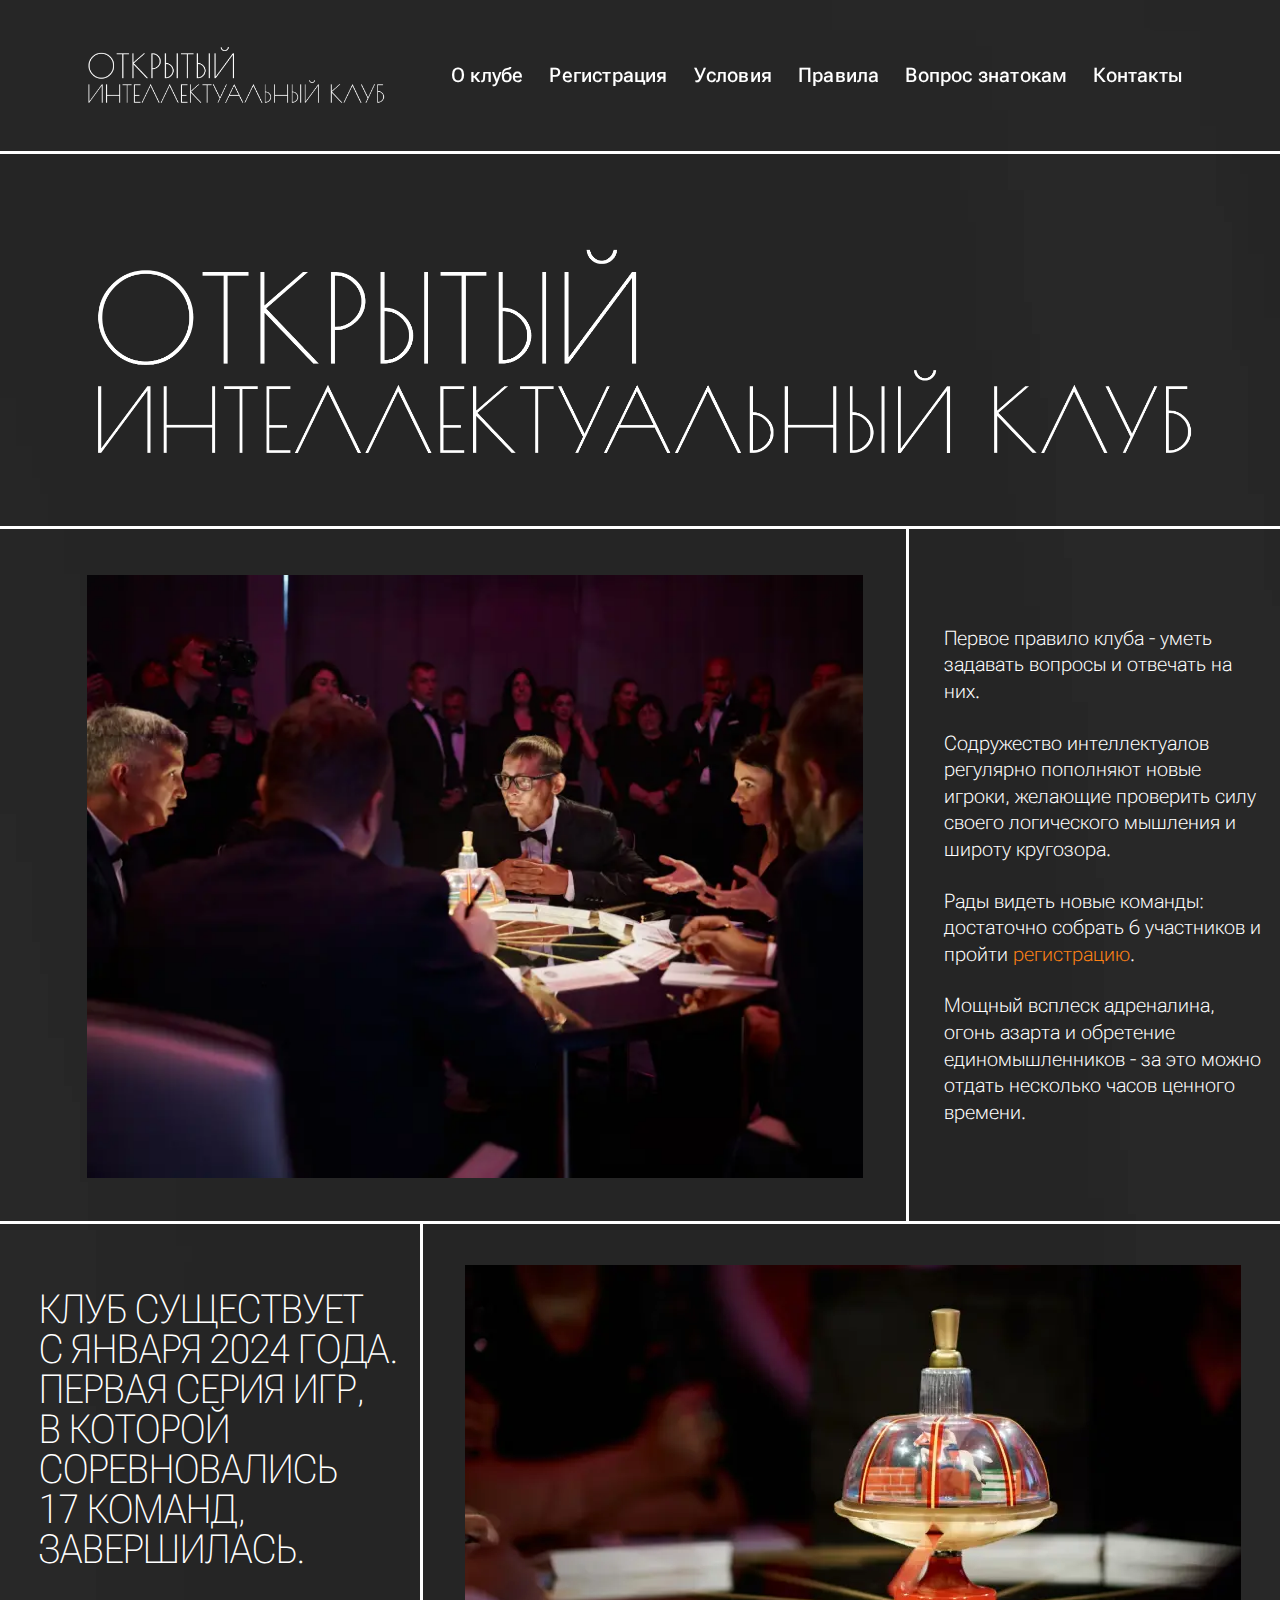
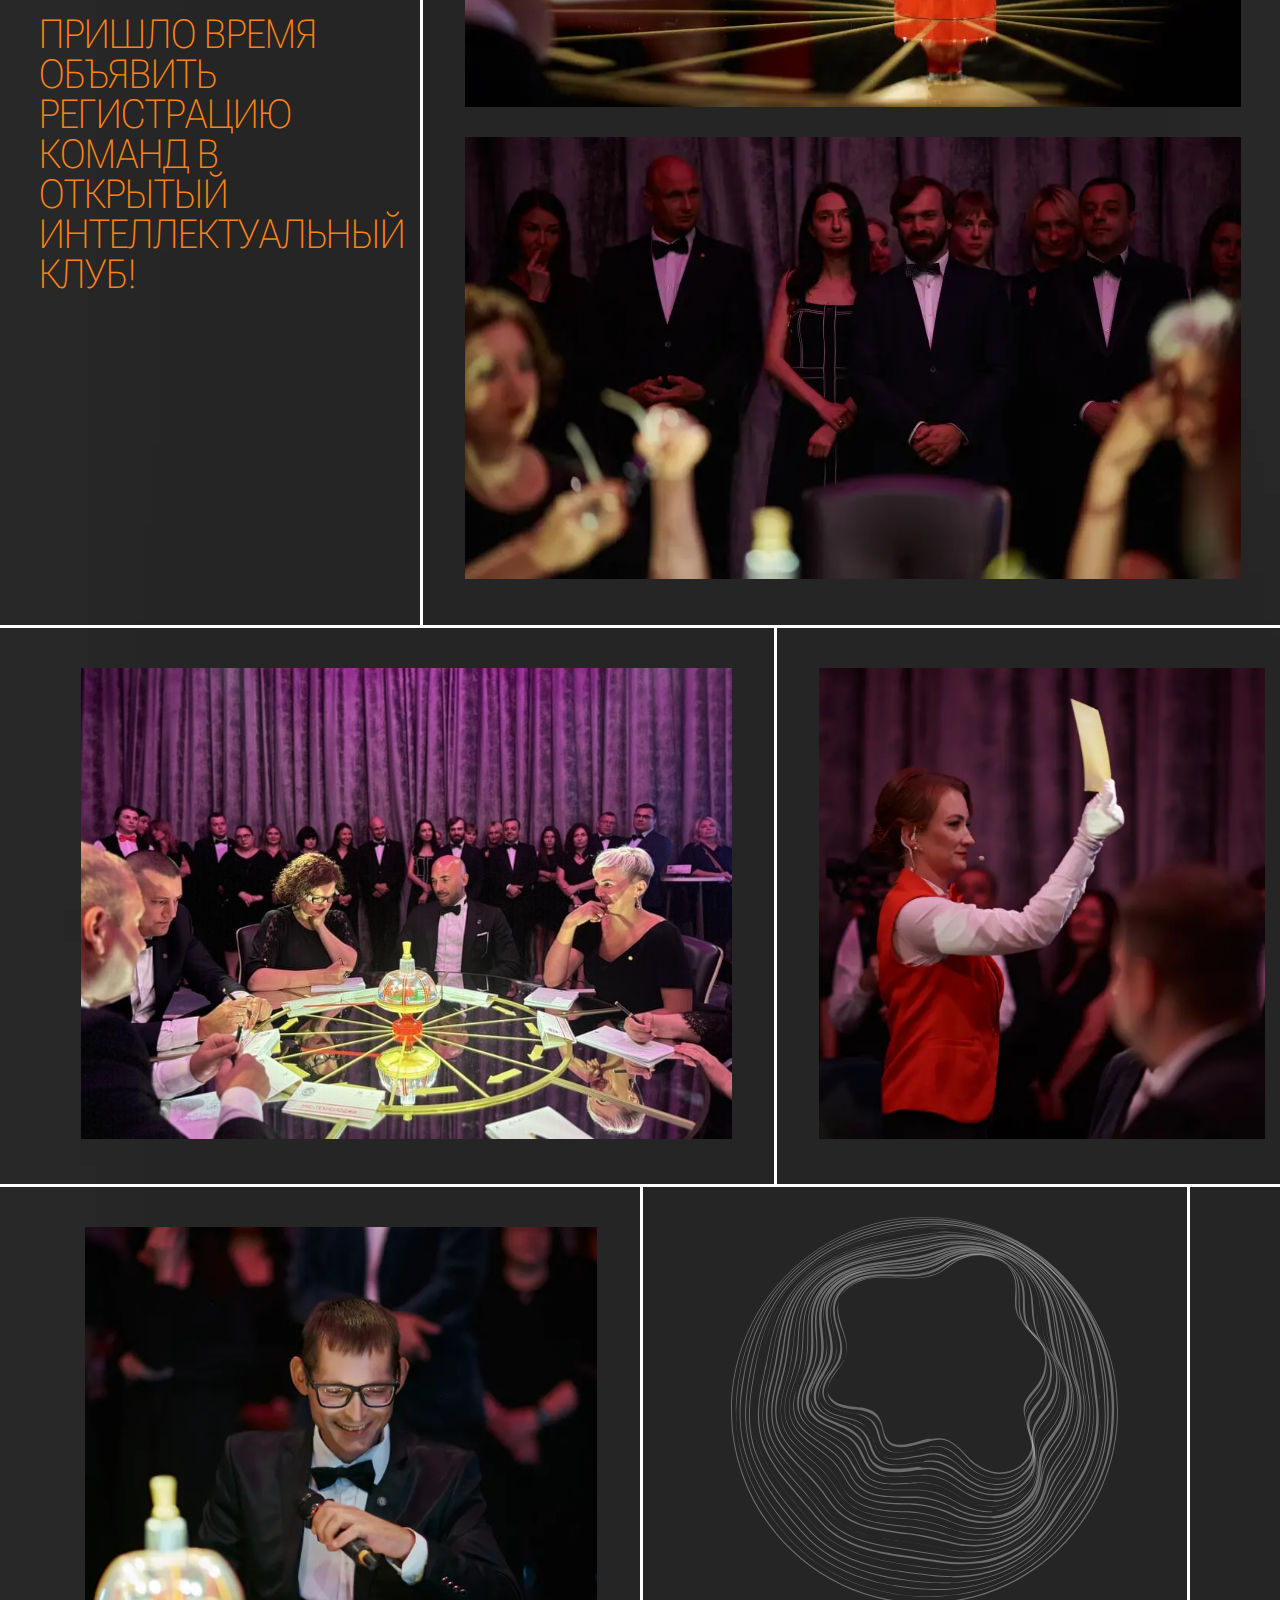
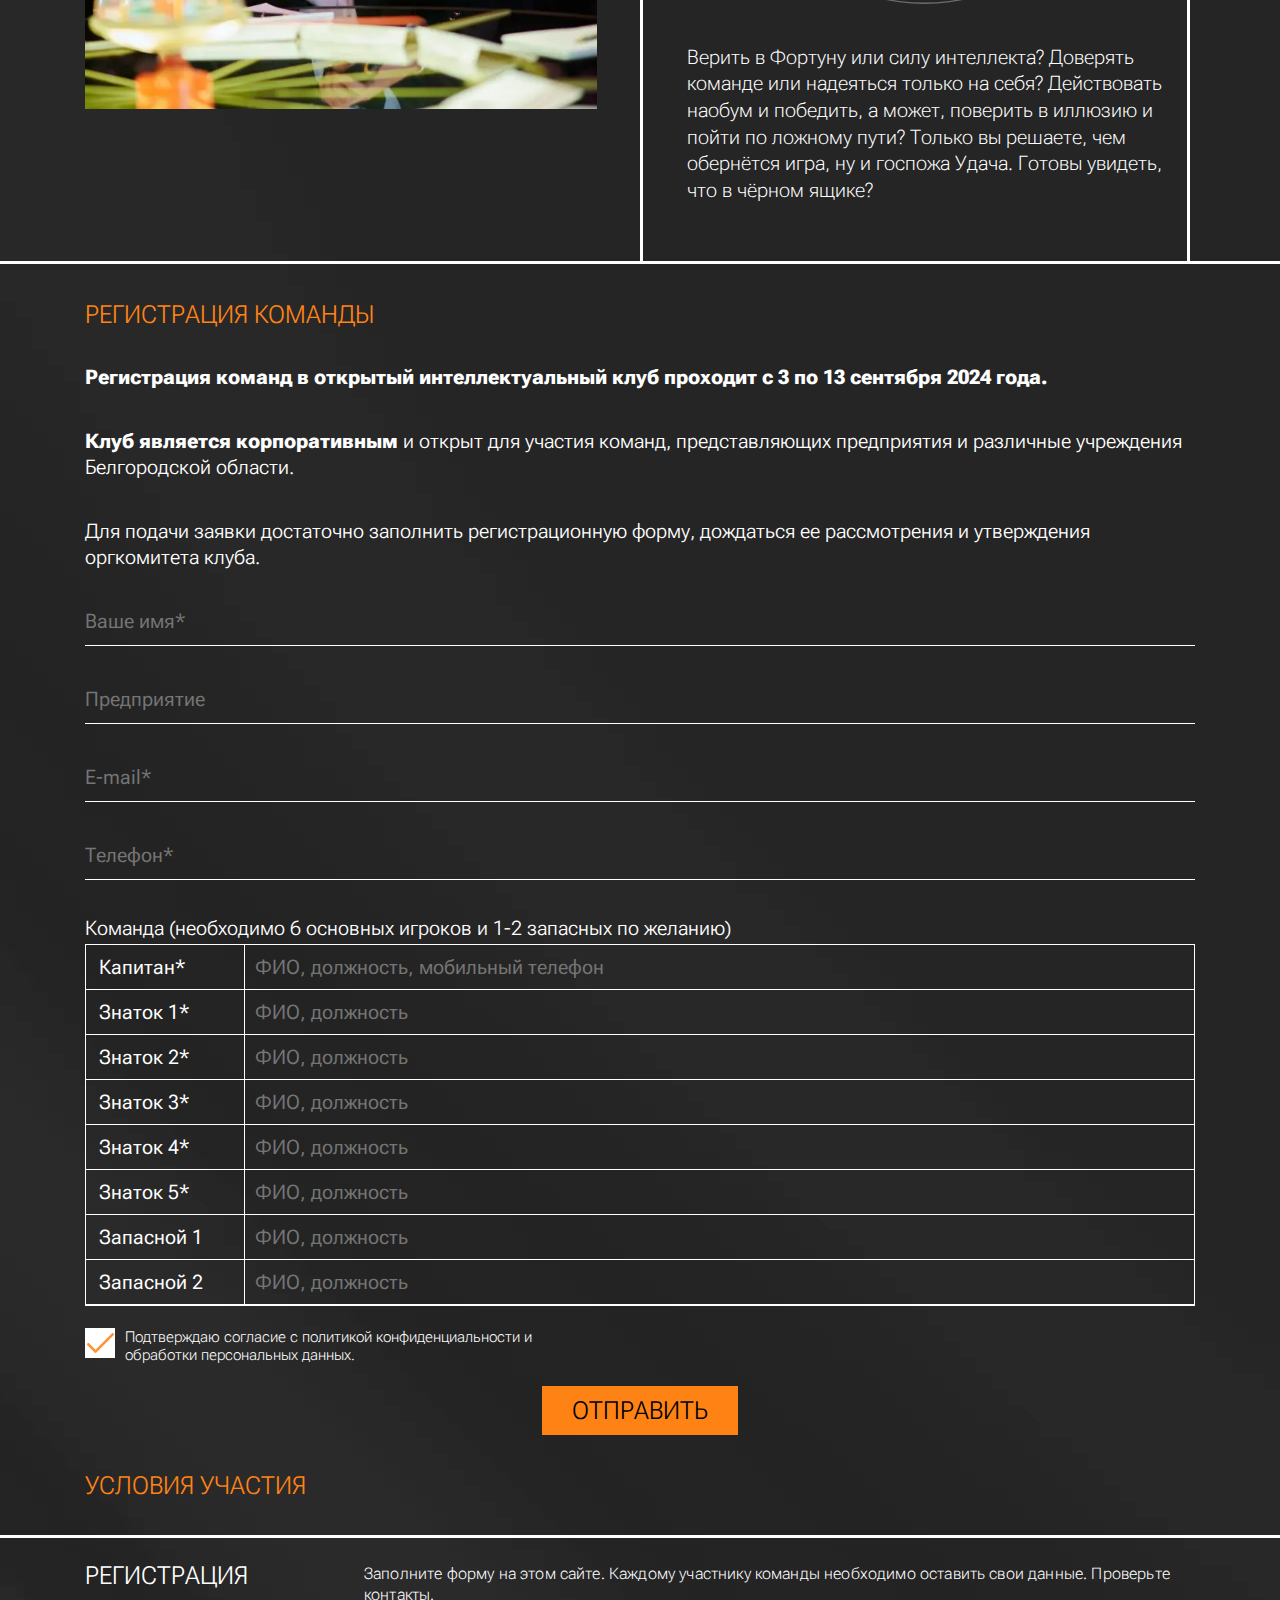
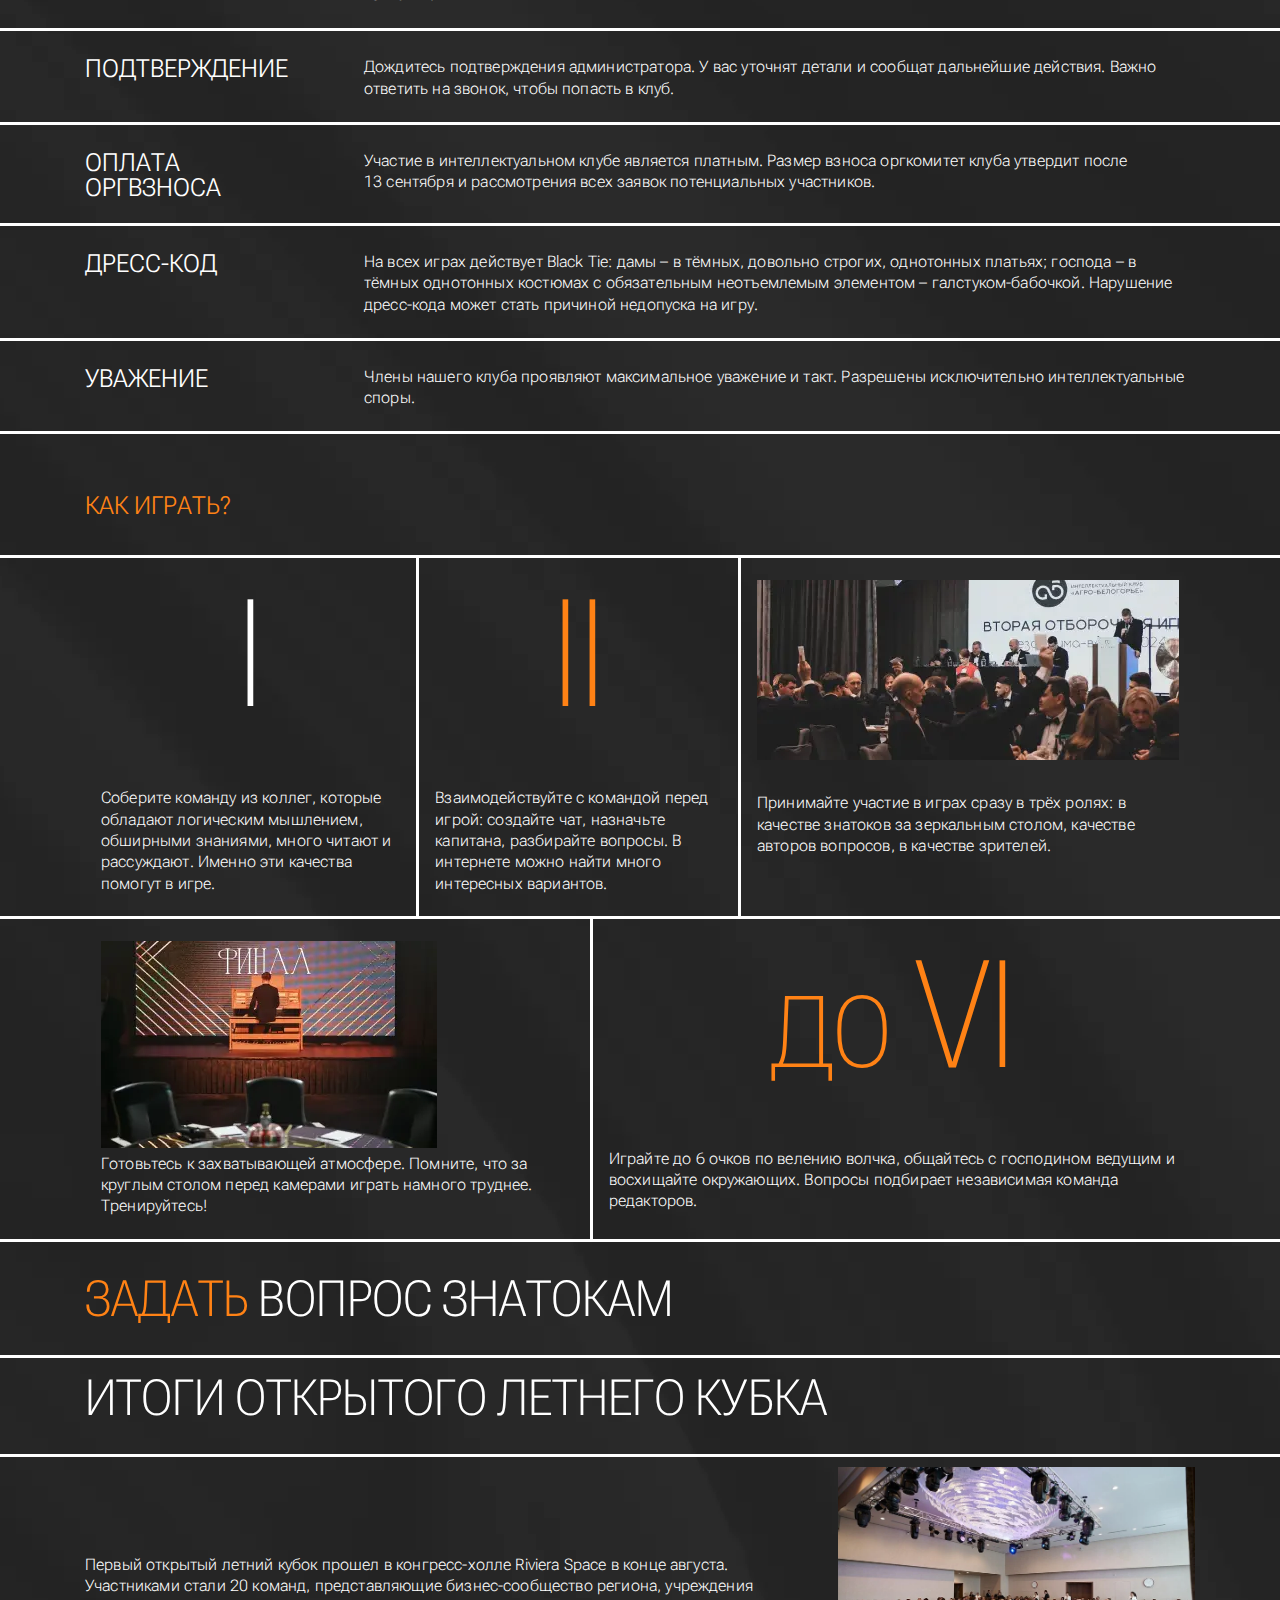
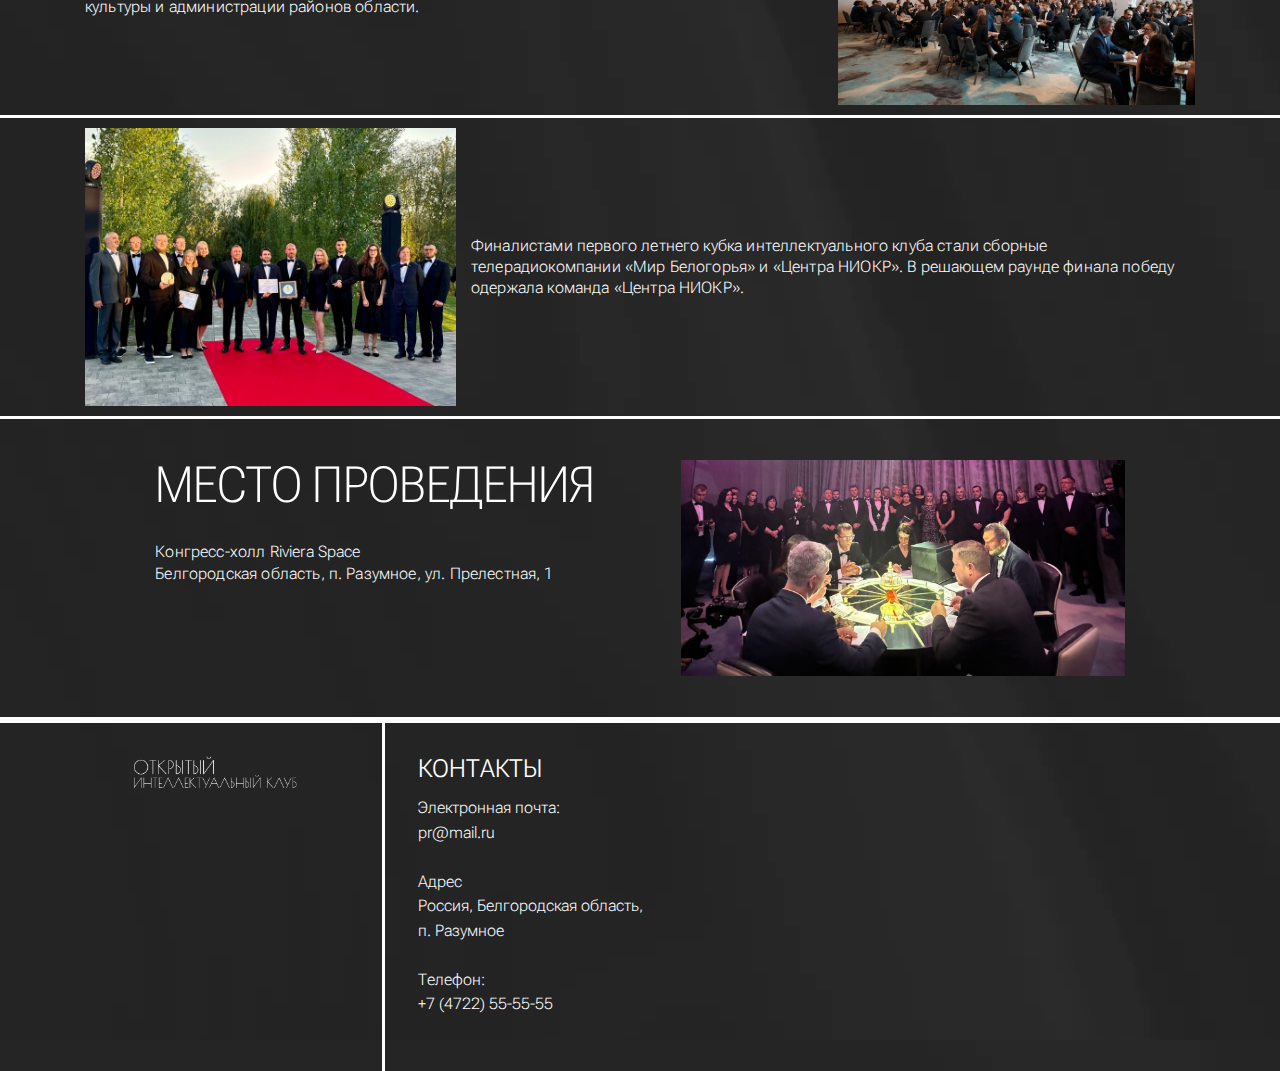
<file: index.html>
<!DOCTYPE html>
<html lang="ru">
  <head>
    <title>Открытый интеллектуальный клуб</title>
    <meta charset="UTF-8" />
    <meta name="format-detection" content="telephone=no" />
    <link rel="stylesheet" href="css/style.css" />
    <link rel="shortcut icon" href="favicon.ico" />
    <meta name="robots" content="noindex, nofollow">
    <meta name="viewport" content="width=device-width, initial-scale=1.0" />
    <link rel="preconnect" href="https://fonts.googleapis.com" />
    <link rel="preconnect" href="https://fonts.gstatic.com" crossorigin />
    <link
      href="https://fonts.googleapis.com/css2?family=Roboto+Flex:opsz,wght@8..144,100..1000&display=swap&_v=20241016110723"
      rel="stylesheet"
    />
  </head>

  <body>
    <div class="wrapper">
      <header class="header">
        <div class="header__container">
          <div class="header__logo logo">
            <a href="#" class="logo__img">
              <img src="img/open.png" alt="Логотип" width="200" />
            </a>
          </div>
          <button type="button" class="menu__icon icon-menu">
            <span></span>
          </button>
          <div class="header__menu menu">
            <nav class="menu__body">
              <ul class="menu__list">
                <li class="menu__item">
                  <a href="#about" class="menu__link">О клубе</a>
                </li>
                <li class="menu__item">
                  <a href="#registration" class="menu__link">Регистрация</a>
                </li>
                <li class="menu__item">
                  <a href="#conditions" class="menu__link">Условия</a>
                </li>
                <li class="menu__item">
                  <a href="#rules" class="menu__link">Правила</a>
                </li>
                <li class="menu__item">
                  <a href="#question" class="menu__link">Вопрос знатокам</a>
                </li>
                <li class="menu__item">
                  <a href="#contacts" class="menu__link">Контакты</a>
                </li>
              </ul>
            </nav>
          </div>
        </div>
      </header>

      <main class="club border-bottom">
        <div class="club__top top border-bottom">
          <div class="top__container">
            <div class="top__title">
              <img src="img/open.png" alt="Открытый интеллектуальный клуб" />
            </div>
          </div>
        </div>
        <div class="club__about about-club anchor" id="about">
          <div class="about-club__row about-club__row_1 row-1 border-bottom">
            <div class="row-1__img">
              <picture
                ><source srcset="img/photos/01.webp" type="image/webp" />
                <img src="img/photos/01.png" alt="Знаток за столом"
              /></picture>
            </div>
            <div class="row-1__text">
              <p>
                Первое правило клуба - уметь задавать вопросы и отвечать на них.
              </p>
              <p>
                Содружество интеллектуалов регулярно пополняют новые игроки,
                желающие проверить силу своего логического мышления и широту
                кругозора.
              </p>
              <p>
                Рады видеть новые команды: достаточно собрать 6 участников и
                пройти
                <a href="#registration" class="text-orange">регистрацию</a>.
              </p>
              <p>
                Мощный всплеск адреналина, огонь азарта и обретение
                единомышленников - за это можно отдать несколько часов ценного
                времени.
              </p>
            </div>
          </div>
          <div class="about-club__row about-club__row_2 row-2 border-bottom">
            <div class="row-2__text">
              <p>
                КЛУБ СУЩЕСТВУЕТ С&nbsp;ЯНВАРЯ&nbsp;2024&nbsp;ГОДА.<br />
                ПЕРВАЯ СЕРИЯ ИГР, В&nbsp;КОТОРОЙ СОРЕВНОВАЛИСЬ 17&nbsp;КОМАНД,
                ЗАВЕРШИЛАСЬ.
              </p>
              <p class="text-orange">
                ПРИШЛО ВРЕМЯ ОБЪЯВИТЬ РЕГИСТРАЦИЮ КОМАНД В ОТКРЫТЫЙ
                ИНТЕЛЛЕКТУАЛЬНЫЙ КЛУБ!
              </p>
            </div>
            <div class="row-2__images">
              <div class="row-2__img">
                <picture
                  ><source srcset="img/photos/02.webp" type="image/webp" />
                  <img src="img/photos/02.png" alt="Волчок"
                /></picture>
              </div>
              <div class="row-2__img">
                <picture
                  ><source srcset="img/photos/03.webp" type="image/webp" />
                  <img src="img/photos/03.png" alt="Зрители"
                /></picture>
              </div>
            </div>
          </div>
          <div class="about-club__row about-club__row_3 row-3 border-bottom">
            <div class="row-3__img row-3__img_big">
              <img src="img/photos/04.jpg" alt="Фото с игры" />
            </div>
            <div class="row-3__img row-3__img_sm">
              <picture
                ><source srcset="img/photos/05.webp" type="image/webp" />
                <img src="img/photos/05.png" alt="Фото с одной из игр"
              /></picture>
            </div>
          </div>
          <div class="about-club__row about-club__row_4 row-4 border-bottom">
            <div class="row-4__img">
              <picture
                ><source srcset="img/photos/06.webp" type="image/webp" />
                <img src="img/photos/06.png" alt="Отвечает знаток"
              /></picture>
            </div>
            <div class="row-4__card card-row-4">
              <div class="card-row-4__img">
                <img src="img/decor/03.svg" alt="Какая то абстракция" />
              </div>
              <div class="card-row-4__text">
                Верить в Фортуну или силу интеллекта? Доверять команде или
                надеяться только на себя? Действовать наобум и победить, а
                может, поверить в иллюзию и пойти по ложному пути? Только вы
                решаете, чем обернётся игра, ну и госпожа Удача. Готовы увидеть,
                что в чёрном ящике?
              </div>
            </div>
          </div>
        </div>
        <section
          class="club__registration registration anchor"
          id="registration"
        >
          <div class="registration__container">
            <h3 class="registration__title club__title text-orange">
              РЕГИСТРАЦИЯ КОМАНДЫ
            </h3>
            <p class="registration__text" style="font-weight: 800">
              Регистрация команд в открытый интеллектуальный клуб проходит с 3
              по 13 сентября 2024 года.
            </p>
            <p class="registration__text">
              <span style="font-weight: 800">Клуб является корпоративным</span>
              и открыт для участия команд, представляющих предприятия и
              различные учреждения Белгородской области.
            </p>
            <p class="registration__text">
              Для подачи заявки достаточно заполнить регистрационную форму,
              дождаться ее рассмотрения и утверждения оргкомитета клуба.
            </p>
            <div class="info-form">
              <form action="" class="registration__form" id="orderServiceForm">
                <div class="registration__input-item">
                  <div class="registration__input-wrapper">
                    <input
                      class="registration__input"
                      required
                      type="text"
                      name="CONTACT_FIO"
                      id="CONTACT_FIO"
                      placeholder="Ваше имя*"
                    />
                  </div>
                </div>
                <div class="registration__input-item">
                  <div class="registration__input-wrapper">
                    <input
                      class="registration__input"
                      type="text"
                      name="COMPANY"
                      id="COMPANY"
                      placeholder="Предприятие"
                    />
                  </div>
                </div>
                <div class="registration__input-item">
                  <div class="registration__input-wrapper">
                    <input
                      class="registration__input"
                      required
                      type="email"
                      name="EMAIL"
                      id="EMAIL"
                      placeholder="E-mail*"
                    />
                  </div>
                </div>
                <div class="registration__input-item">
                  <div class="registration__input-wrapper">
                    <input
                      class="registration__input phone"
                      required
                      type="tel"
                      name="MOBILE"
                      id="MOBILE"
                      placeholder="Телефон*"
                      pattern="[0-9,+,(,)]"
                      minlength="6"
                    />
                  </div>
                </div>
                <!-- члены команды -->
                <div class="registration__players">
                  <div class="players__text">
                    Команда (необходимо 6 основных игроков и 1-2 запасных по
                    желанию)
                  </div>
                  <div class="players__table">
                    <div class="players__row">
                      <label
                        class="players__label"
                        for="CAPITAN"
                        aria-required="true"
                        >Капитан*</label
                      >
                      <input
                        class="players__input"
                        required
                        type="text"
                        name="CAPITAN"
                        id="CAPITAN"
                        placeholder="ФИО, должность, мобильный телефон"
                      />
                    </div>
                    <div class="players__row">
                      <label
                        class="players__label"
                        for="PLAYER_1"
                        aria-required="true"
                        >Знаток 1*</label
                      >
                      <input
                        class="players__input"
                        required
                        type="text"
                        name="PLAYER_1"
                        id="PLAYER_1"
                        placeholder="ФИО, должность"
                      />
                    </div>
                    <div class="players__row">
                      <label
                        class="players__label"
                        for="PLAYER_2"
                        aria-required="true"
                        >Знаток 2*</label
                      >
                      <input
                        class="players__input"
                        required
                        type="text"
                        name="PLAYER_2"
                        id="PLAYER_2"
                        placeholder="ФИО, должность"
                      />
                    </div>
                    <div class="players__row">
                      <label
                        class="players__label"
                        for="PLAYER_3"
                        aria-required="true"
                        >Знаток 3*</label
                      >
                      <input
                        class="players__input"
                        required
                        type="text"
                        name="PLAYER_3"
                        id="PLAYER_3"
                        placeholder="ФИО, должность"
                      />
                    </div>
                    <div class="players__row">
                      <label
                        class="players__label"
                        for="PLAYER_4"
                        aria-required="true"
                        >Знаток 4*</label
                      >
                      <input
                        class="players__input"
                        required
                        type="text"
                        name="PLAYER_4"
                        id="PLAYER_4"
                        placeholder="ФИО, должность"
                      />
                    </div>
                    <div class="players__row">
                      <label
                        class="players__label"
                        for="PLAYER_5"
                        aria-required="true"
                        >Знаток 5*</label
                      >
                      <input
                        class="players__input"
                        required
                        type="text"
                        name="PLAYER_5"
                        id="PLAYER_5"
                        placeholder="ФИО, должность"
                      />
                    </div>
                    <div class="players__row">
                      <label class="players__label" for="ZAPAS_1"
                        >Запасной 1</label
                      >
                      <input
                        class="players__input"
                        type="text"
                        name="ZAPAS_1"
                        id="ZAPAS_1"
                        placeholder="ФИО, должность"
                      />
                    </div>
                    <div class="players__row">
                      <label class="players__label" for="ZAPAS_2"
                        >Запасной 2</label
                      >
                      <input
                        class="players__input"
                        type="text"
                        name="ZAPAS_2"
                        id="ZAPAS_2"
                        placeholder="ФИО, должность"
                      />
                    </div>
                  </div>
                </div>
                <div class="registration__agreement check">
                  <input
                    required="required"
                    checked
                    type="checkbox"
                    value="Y"
                    name="check"
                    id="check"
                    class="term"
                  />
                  <label for="check" aria-required="true"><span></span> </label>
                  <span class="label">
                    Подтверждаю согласие с
                    <a href="https://agrobel.ru/assets/politika.pdf"
                      >политикой конфиденциальности и обработки персональных
                      данных.</a
                    >
                  </span>
                </div>
                <div class="registration__row">
                  <button
                    type="button"
                    name="submit"
                    class="registration__button"
                  >
                    Отправить
                  </button>
                </div>
              </form>
            </div>

            <div id="success_order_modal" class="registration modal fade">
              <div
                id="modal-box"
                class="modal-dialog d-flex align-items-center h-100"
              >
                <div class="modal-content">
                  <div class="modal-body">
                    <button
                      id="close-modal-btn"
                      type="button"
                      class="close"
                      data-dismiss="modal"
                      aria-hidden="true"
                    ></button>
                    Мы получили Вашу заявку! С Вами свяжется администратор для
                    подтверждения регистрации.
                  </div>
                </div>
              </div>
            </div>
          </div>
        </section>
        <section class="club__conditions conditions anchor">
          <div class="conditions__row border-bottom">
            <div class="conditions__container">
              <h3 class="conditions__title club__title text-orange">
                УСЛОВИЯ УЧАСТИЯ
              </h3>
            </div>
          </div>
          <div class="conditions__row border-bottom">
            <div class="conditions__container">
              <div class="conditions__item">
                <div class="conditions__name">РЕГИСТРАЦИЯ</div>
                <div class="conditions__description">
                  Заполните форму на этом сайте. Каждому участнику команды
                  необходимо оставить свои данные. Проверьте контакты.
                </div>
              </div>
            </div>
          </div>
          <div class="conditions__row border-bottom">
            <div class="conditions__container">
              <div class="conditions__item">
                <div class="conditions__name">ПОДТВЕРЖДЕНИЕ</div>
                <div class="conditions__description">
                  Дождитесь подтверждения администратора. У вас уточнят детали и
                  сообщат дальнейшие действия. Важно ответить на звонок, чтобы
                  попасть в клуб.
                </div>
              </div>
            </div>
          </div>
          <div class="conditions__row border-bottom">
            <div class="conditions__container">
              <div class="conditions__item">
                <div class="conditions__name">ОПЛАТА ОРГВЗНОСА</div>
                <div class="conditions__description">
                  Участие в интеллектуальном клубе является платным. Размер
                  взноса оргкомитет клуба утвердит после 13&nbsp;сентября и
                  рассмотрения всех заявок потенциальных участников.
                </div>
              </div>
            </div>
          </div>
          <div class="conditions__row border-bottom">
            <div class="conditions__container">
              <div class="conditions__item">
                <div class="conditions__name">ДРЕСС-КОД</div>
                <div class="conditions__description">
                  На всех играх действует Black Tie: дамы – в тёмных, довольно
                  строгих, однотонных платьях; господа – в тёмных однотонных
                  костюмах с обязательным неотъемлемым элементом –
                  галстуком-бабочкой. Нарушение дресс-кода может стать причиной
                  недопуска на игру.
                </div>
              </div>
            </div>
          </div>
          <div class="conditions__row border-bottom">
            <div class="conditions__container">
              <div class="conditions__item">
                <div class="conditions__name">УВАЖЕНИЕ</div>
                <div class="conditions__description">
                  Члены нашего клуба проявляют максимальное уважение и такт.
                  Разрешены исключительно интеллектуальные споры.
                </div>
              </div>
            </div>
          </div>
        </section>
        <section class="club__rules rules anchor" id="rules">
          <div class="rules__row border-bottom">
            <div class="rules__container">
              <h3 class="rules__title club__title text-orange">КАК ИГРАТЬ?</h3>
            </div>
          </div>
          <div class="rules__row border-bottom">
            <div class="rules__container">
              <div class="rules__steps">
                <div class="rules__step step">
                  <div class="step__name">I</div>
                  <div class="step__description">
                    Соберите команду из коллег, которые обладают логическим
                    мышлением, обширными знаниями, много читают и рассуждают.
                    Именно эти качества помогут в игре.
                  </div>
                </div>
                <div class="rules__step step">
                  <div class="step__name text-orange">II</div>
                  <div class="step__description">
                    Взаимодействуйте с командой перед игрой: создайте чат,
                    назначьте капитана, разбирайте вопросы. В интернете можно
                    найти много интересных вариантов.
                  </div>
                </div>
                <div class="rules__step step">
                  <div class="step__img">
                    <picture
                      ><source srcset="img/rules/03.webp" type="image/webp" />
                      <img
                        src="img/rules/03.png"
                        width="422"
                        height="180"
                        alt="Фото с игры"
                    /></picture>
                  </div>
                  <div class="step__description">
                    Принимайте участие в играх сразу в трёх ролях: в качестве
                    знатоков за зеркальным столом, качестве авторов вопросов, в
                    качестве зрителей.
                  </div>
                </div>
              </div>
            </div>
          </div>
          <div class="rules__row border-bottom">
            <div class="rules__container">
              <div class="rules__steps">
                <div class="rules__step step">
                  <div class="step__img">
                    <picture
                      ><source srcset="img/rules/04.webp" type="image/webp" />
                      <img
                        src="img/rules/04.png"
                        width="336"
                        height="207"
                        alt="Фото с игры"
                    /></picture>
                  </div>
                  <div class="step__description">      
                   Готовьтесь к захватывающей
				   атмосфере. Помните, что за круглым столом перед камерами
				   играть намного труднее. Тренируйтесь!
                  </div>
                </div>
                <div class="rules__step step">
                  <div class="step__name text-orange">
                    <span style="font-size: 100px">ДО</span> VI
                  </div>
                  <div class="step__description">
                    Играйте до 6 очков по велению волчка, общайтесь с господином
                    ведущим и восхищайте окружающих. Вопросы подбирает
                    независимая команда редакторов.
                  </div>
                </div>
              </div>
            </div>
          </div>
        </section>
        <section class="club__shedule shedule" style="margin-bottom: 15px">
          <div class="shedule__row border-bottom">
            <div class="shedule__container">
              <h2 class="shedule__title">
                <a href="#" class="text-orange">ЗАДАТЬ</a> ВОПРОС ЗНАТОКАМ
              </h2>
            </div>
          </div>
        </section>
		<section class="club__shedule shedule">
			<div class="shedule__row border-bottom">
				<div class="shedule__container">
					<h2 class="shedule__title">ИТОГИ ОТКРЫТОГО ЛЕТНЕГО КУБКА</h2>
				</div>
			</div>
			<div class="shedule__row border-bottom">
				<div class="shedule__container">
					<div class="result__item">
						<div class="shedule__body">
							<div class="shedule__text">
								<p>
								Первый открытый летний кубок прошел в конгресс-холле Riviera Space в конце августа. Участниками стали 20 команд, представляющие бизнес-сообщество региона, учреждения культуры и администрации районов области.
								</p>
								
							</div>
						</div>
						<div class="shedule__img" style="max-width: 500px;">
						 <img src="img/photos/11.webp" alt="Photo" style="width:100%;">
						</div> 
					</div>
				</div>
			</div>
			<div class="shedule__row shedule__row_right border-bottom">
				<div class="shedule__container">
					<div class="result__item reverse">
						<div class="shedule__img" style="max-width: 500px;">
						 <img src="img/photos/12.webp" alt="Photo" style="width:100%;">
						</div> 
						<div class="shedule__body">
							<div class="shedule__text">
								<p>
								Финалистами первого летнего кубка интеллектуального клуба стали сборные телерадиокомпании «Мир Белогорья» и «Центра НИОКР». В решающем раунде финала победу одержала команда «Центра НИОКР». 
								</p>
							</div>
						</div>
					</div>
				</div>
			</div>
			 </section>
        <section class="club__place place border-bottom" id="place">
          <div class="place__row">
            <div class="place__container">
              <div class="place__row">
                <div class="place__body">
                  <h2 class="shedule__title">МЕСТО ПРОВЕДЕНИЯ</h2>
                  <div class="place__text">
                    <p></p>
                    Конгресс-холл Riviera Space
                    <p>
                      Белгородская область, п.&nbsp;Разумное,
                      ул.&nbsp;Прелестная,&nbsp;1
                    </p>
                  </div>
                </div>

                <div class="place__img">
                    <img src="img/photos/pl.jpg" alt="Фото с игры">
                </div>
              </div>
            </div>
          </div>
        </section>
      </main>
      <footer class="footer" id="contacts">
        <div class="footer__container">
          <div class="footer__logo logo__img">
            <img src="img/open.png" alt="Логотип" width="200"/>
          </div>
          <div class="footer__contacts contacts">
            <h3 class="contacts__title">Контакты</h3>
            <div class="contacts__items">
              <div class="contacts__item">
                <div>Электронная почта:</div>
                <a href="mailto:pr@agrobel.ru">pr@mail.ru</a>
              </div>
              <div class="contacts__item">
                <div>Адрес</div>
                <div>
                  Россия, Белгородская область,<br />п. Разумное
                </div>
              </div>
              <div class="contacts__item">
                <div>Телефон:</div>
                <a href="tel:+74722222222">+7 (4722) 55-55-55</a>
              </div>
            </div>
          </div>
        </div>
      </footer>
    </div>
    <script src="js/app.js"></script>
  </body>
</html>
</file>
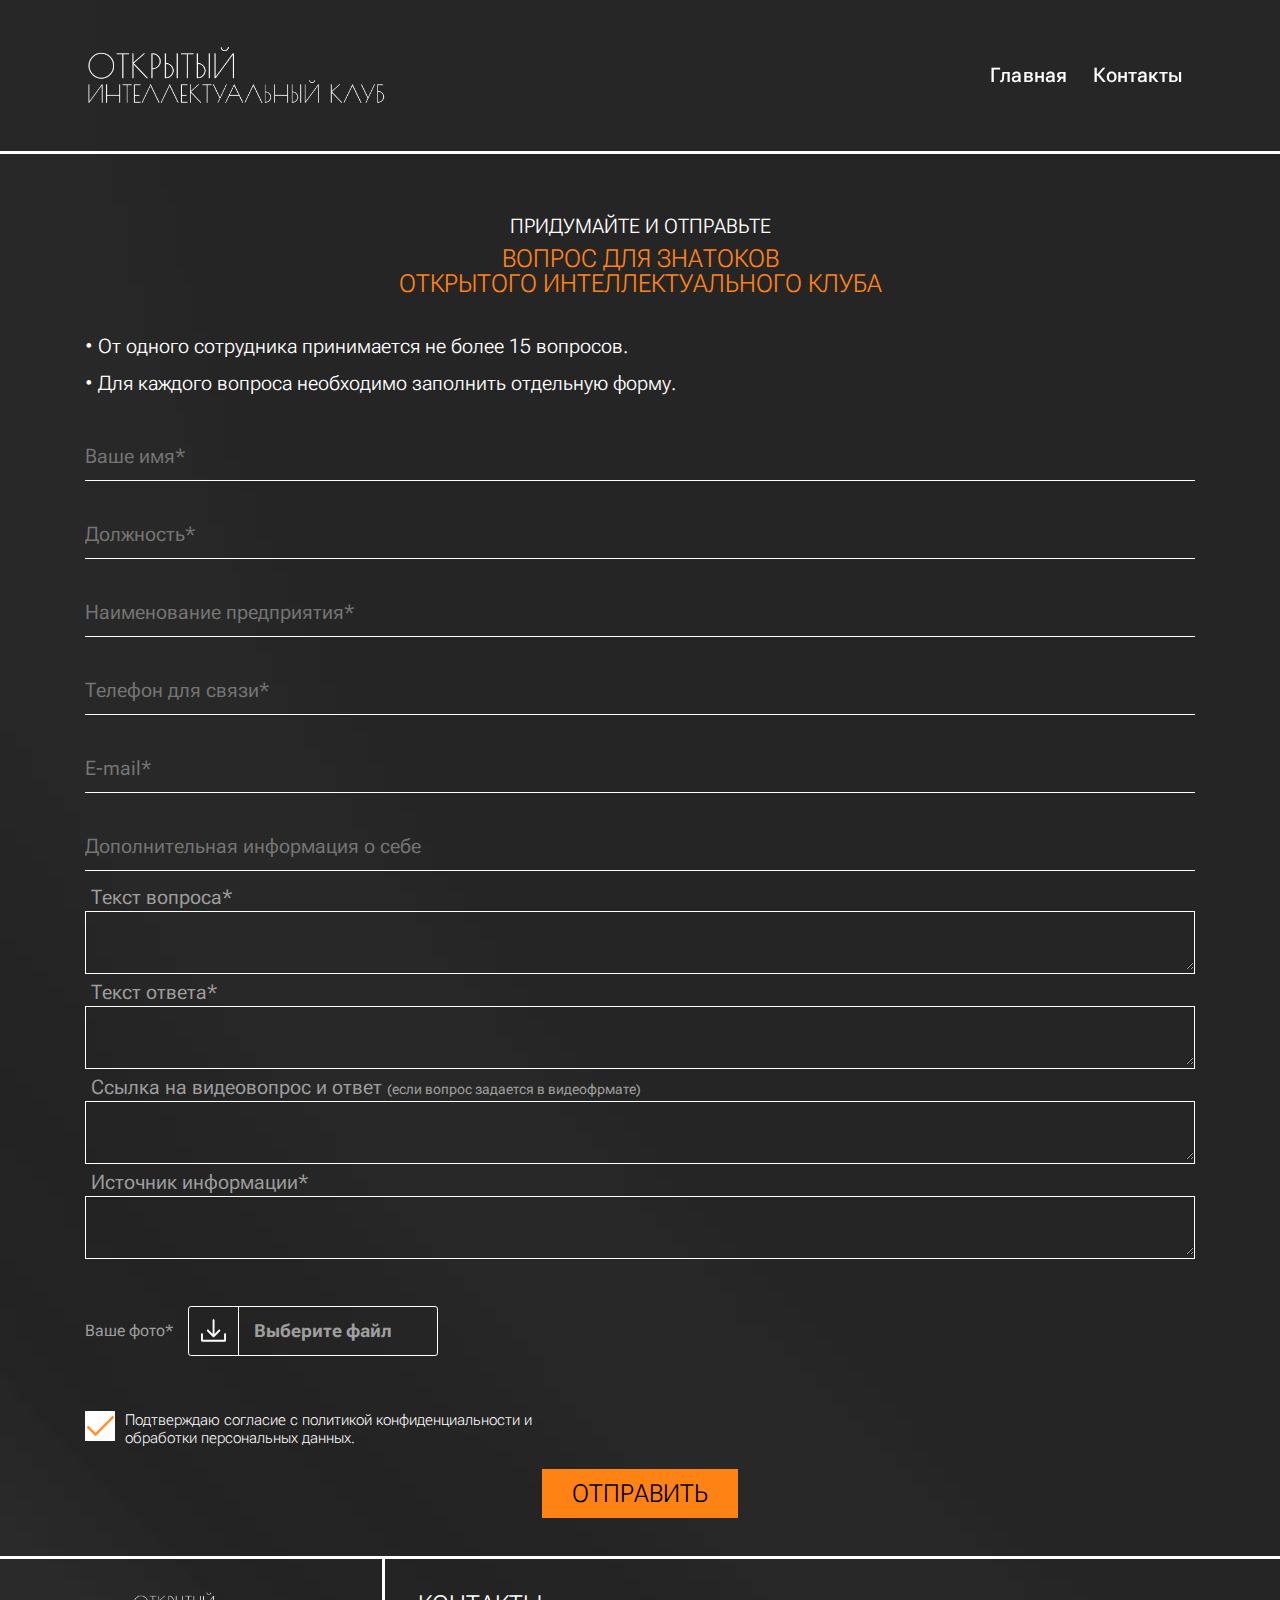
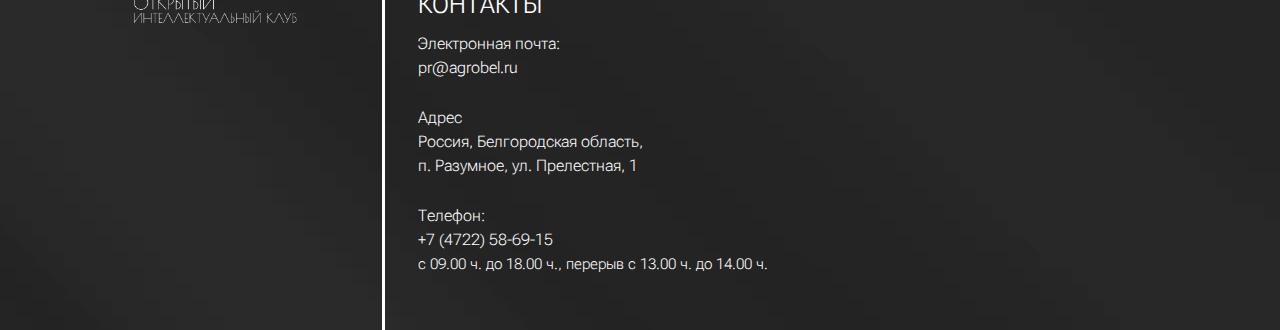
<file: question.html>
<!doctype html>
<html lang="ru">

<head>
	<title>Задать вопрос | Открытый интеллектуальный клуб</title>
	<meta charset="UTF-8">
	<meta name="format-detection" content="telephone=no">
	<!-- <style>body{opacity: 0;}</style> -->
	<link rel="stylesheet" href="css/style.css">
	<link rel="shortcut icon" href="favicon.ico">
	<!-- <meta name="robots" content="noindex, nofollow"> -->
	<meta name="viewport" content="width=device-width, initial-scale=1.0">
	<link rel="preconnect" href="https://fonts.googleapis.com">
	<link rel="preconnect" href="https://fonts.gstatic.com" crossorigin>
	<link href="https://fonts.googleapis.com/css2?family=Roboto+Flex:opsz,wght@8..144,100..1000&display=swap&_v=20241016110723" rel="stylesheet">
</head>

<body>
	<div class="wrapper">
		<header class="header">
			<div class="header__container">
				<div class="header__logo logo">
					<a href="#" class="logo__img">
						<img src="img/open.png" alt="Логотип">
					</a>
				</div>
				<button type="button" class="menu__icon icon-menu"><span></span></button>
				<div class="header__menu menu">
					<nav class="menu__body">
						<ul class="menu__list">
							<li class="menu__item">
								<a href="#about" class="menu__link">Главная</a>
							</li>
							<li class="menu__item">
								<a href="#contacts" class="menu__link">Контакты</a>
							</li>
						</ul>
					</nav>
				</div>
			</div>
		</header>

		<main class="club border-bottom">
			<section class="club__registration registration">
				<div class="registration__container">
					<h4 class="question__title club__title text-center">
						придумайте и отправьте
					</h4>
					<h3 class="registration__title club__title text-orange text-center">
						Вопрос для знатоков <br> Открытого интеллектуального клуба
					</h3>
					<div class="registration__text">
						<ul>
							<li>• От одного сотрудника принимается не более 15 вопросов. </li>
							<li>• Для каждого вопроса необходимо заполнить отдельную форму.</li>
						</ul>
					</div>
					<div class="info-form">
						<form action="" class="registration__form" id="orderServiceForm">
							<div class="registration__input-item">
								<div class="registration__input-wrapper">
									<input class="registration__input" required="required" type="text" name="CONTACT_FIO" id="CONTACT_FIO" placeholder="Ваше имя*" />
								</div>
							</div>
							<div class="registration__input-item">
								<div class="registration__input-wrapper">
									<input class="registration__input" type="text" name="POSITION" id="POSITION" placeholder="Должность*" />
								</div>
							</div>
							<div class="registration__input-item">
								<div class="registration__input-wrapper">
									<input class="registration__input" type="text" name="COMPANY" id="COMPANY" placeholder="Наименование предприятия*" />
								</div>
							</div>
							<div class="registration__input-item">
								<div class="registration__input-wrapper">
									<input class="registration__input phone" required="required" type="tel" name="MOBILE" id="MOBILE" placeholder="Телефон для связи*" />
								</div>
							</div>
							<div class="registration__input-item">
								<div class="registration__input-wrapper">
									<input class="registration__input" required="required" type="email" name="EMAIL" id="EMAIL" placeholder="E-mail*" />
								</div>
							</div>
							<div class="registration__input-item">
								<div class="registration__input-wrapper">
									<input class="registration__input" type="text" name="INFO" id="INFO" placeholder="Дополнительная информация о себе"/>
								</div>
							</div>
							<!-- описание вопроса-->
							<div class="question__block">
								<div class="question__textarea">
									<textarea id="QUESTION_TEXT" required></textarea>
									<label for="QUESTION_TEXT">Текст вопроса*</label>
								</div>
								<div class="question__textarea">
									<textarea id="QUESTION_ANSWER" required></textarea>
									<label for="QUESTION_ANSWER">Текст ответа*</label>
								</div>
								<div class="question__textarea">
									<textarea id="QUESTION_LINK"></textarea>
									<label for="QUESTION_LINK">Ссылка на видеовопрос и ответ <span>(если вопрос задается в видеофрмате)</span>
									</label>
								</div>
								<div class="question__textarea">
									<textarea id="QUESTION_SOURCE" required></textarea>
									<label for="QUESTION_SOURCE">Источник информации*</label>
								</div>
								<div class="input__wrapper">
									<label for="FILE">Ваше фото*</label>
									<div>
										<input name="file" type="file" id="input__file" class="input input__file" multiple>
										<label for="input__file" class="input__file-button">
											<span class="input__file-icon-wrapper"><img class="input__file-icon" src="img/add.svg" alt="Выбрать файл" width="25"></span>
											<span class="input__file-button-text">Выберите файл</span>
										</label>
									</div>
								</div>
							</div>

							<div class="registration__agreement check">
								<input required="required" checked type="checkbox" value="Y" name="check" id="check" class="term">
								<label for="check" aria-required="true"><span></span> </label>
								<span class="label">
									Подтверждаю согласие с
									<a href="https://agrobel.ru/assets/politika.pdf">политикой конфиденциальности и обработки персональных
										данных.</a>
								</span>
							</div>
							<div class="registration__row">
								<button type="button" name="submit" class="registration__button">
									Отправить
								</button>
							</div>
						</form>
					</div>
				</div>
			</section>
		</main>
		<footer class="footer" id="contacts">
			<div class="footer__container">
				<div class="footer__logo logo__img">
					<img src="img/open.png" alt="Логотип">
				</div>
				<div class="footer__contacts contacts">
					<h3 class="contacts__title">Контакты</h3>
					<div class="contacts__items">
						<div class="contacts__item">
							<div>Электронная почта:</div>
							<a href="mailto:pr@agrobel.ru">pr@agrobel.ru</a>
						</div>
						<div class="contacts__item">
							<div>Адрес</div>
							<div>Россия, Белгородская область,<br>п. Разумное, ул. Прелестная, 1</div>
						</div>
						<div class="contacts__item">
							<div>Телефон:</div>
							<a href="tel:+74722222222">+7 (4722) 58-69-15</a>
							<p style="font-size: 15px;">с 09.00 ч. до 18.00 ч., перерыв с 13.00 ч. до 14.00 ч.</p>
						</div>
					</div>
				</div>
			</div>
		</footer>
	</div>
	<script src="js/app.js"></script>
	<script>
		let inputs = document.querySelectorAll('.input__file');
		Array.prototype.forEach.call(inputs, function(input) {
			let label = input.nextElementSibling,
				labelVal = label.querySelector('.input__file-button-text').innerText;

			input.addEventListener('change', function(e) {
				let countFiles = '';
				if (this.files && this.files.length >= 1)
					countFiles = this.files.length;

				if (countFiles)
					label.querySelector('.input__file-button-text').innerText = 'Файл загружен';
				else
					label.querySelector('.input__file-button-text').innerText = labelVal;
			});
		});
	</script>
</body>

</html>
</file>
<file: css/style.css>
@charset "UTF-8";

* {
  padding: 0px;
  margin: 0px;
  border: 0px;
}

*,
*:before,
*:after {
  -webkit-box-sizing: border-box;
          box-sizing: border-box;
}

html,
body {
  height: 100%;
  min-width: 320px;
}

body {
  color: rgba(39, 39, 39, 0.88);
  line-height: 1;
  font-family: "Roboto Flex";
  font-size: 1rem;
  -ms-text-size-adjust: 100%;
  -moz-text-size-adjust: 100%;
  -webkit-text-size-adjust: 100%;
  -webkit-font-smoothing: antialiased;
  -moz-osx-font-smoothing: grayscale;
}

input,
button,
textarea {
  font-family: "Roboto Flex";
  font-size: inherit;
}

button {
  cursor: pointer;
  color: inherit;
  background-color: inherit;
}

a {
  color: inherit;
}

a:link,
a:visited {
  text-decoration: none;
}

a:hover {
  text-decoration: none;
}

ul li {
  list-style: none;
}

img {
  vertical-align: top;
}

h1,
h2,
h3,
h4,
h5,
h6 {
  font-weight: inherit;
  font-size: inherit;
}

.lock body {
  overflow: hidden;
  -ms-touch-action: none;
      touch-action: none;
}

.wrapper {
  color: #FFF;
  min-height: 100%;
  display: -webkit-box;
  display: -ms-flexbox;
  display: flex;
  -webkit-box-orient: vertical;
  -webkit-box-direction: normal;
      -ms-flex-direction: column;
          flex-direction: column;
  overflow: hidden;
  background: url(../img/bg.webp) center center repeat;
}

.wrapper > main {
  -webkit-box-flex: 1;
      -ms-flex: 1 1 auto;
          flex: 1 1 auto;
}

.wrapper > * {
  min-width: 0;
}

/*
(i) Стили будут применяться ко 
всем классам содержащим *__container
Например header__container, main__container и т.д.
Снипет (HTML): cnt
*/

[class*=__container] {
  max-width: 69.375rem;
  -webkit-box-sizing: content-box;
          box-sizing: content-box;
  margin: 0 auto;
  padding: 0 0.9375rem;
}

[class*=-ibg] {
  position: relative;
}

[class*=-ibg] img {
  position: absolute;
  width: 100%;
  height: 100%;
  top: 0;
  left: 0;
  -o-object-fit: cover;
     object-fit: cover;
}

[class*=-ibg_contain] img {
  -o-object-fit: contain;
     object-fit: contain;
}

.border-bottom {
  border-bottom: 3px solid #FFF;
}

.text-orange {
  color: #FF8215;
}

.icon-menu {
  display: none;
}

.header {
  width: 100%;
  background-color: rgba(39, 39, 39, 0.88);
  position: fixed;
  top: 0;
  left: 0;
  z-index: 100;
  padding: 0.625rem 0 0.625rem;
  border-bottom: 0.1875rem solid #FFF;
}

.header__container {
  display: -webkit-box;
  display: -ms-flexbox;
  display: flex;
  -webkit-box-align: center;
      -ms-flex-align: center;
          align-items: center;
  gap: 2.8125rem;
  min-height: 8.1875rem;
  -webkit-box-pack: justify;
      -ms-flex-pack: justify;
          justify-content: space-between;
}

.header__logo {
  display: -webkit-box;
  display: -ms-flexbox;
  display: flex;
  -webkit-box-align: center;
      -ms-flex-align: center;
          align-items: center;
  z-index: 5;
}

.header__menu {
  display: -webkit-box;
  display: -ms-flexbox;
  display: flex;
  -webkit-box-align: center;
      -ms-flex-align: center;
          align-items: center;
  -webkit-box-pack: end;
      -ms-flex-pack: end;
          justify-content: flex-end;
}

.menu__list {
  display: -webkit-box;
  display: -ms-flexbox;
  display: flex;
  -webkit-box-align: center;
      -ms-flex-align: center;
          align-items: center;
  -webkit-box-pack: center;
      -ms-flex-pack: center;
          justify-content: center;
}

.menu__list li {
  position: relative;
}

.menu__link {
  padding: 0.8125rem;
  font-weight: 500;
  font-size: 1.25rem;
  text-align: center;
  position: relative;
}

.menu__item {
  font-family: "Roboto Flex", sans-serif;
  font-weight: 900;
  line-height: normal;
  -webkit-transition: color 0.3s ease;
  transition: color 0.3s ease;
  line-height: 133%;
  letter-spacing: 0.01em;
  -webkit-transition: all 0.3s ease;
  transition: all 0.3s ease;
}

@supports (font-size: clamp( 1.125rem , 1.0762195122rem  +  0.243902439vw , 1.25rem )) {
  .menu__item {
    font-size: clamp( 1.125rem , 1.0762195122rem  +  0.243902439vw , 1.25rem );
  }
}

@supports not (font-size: clamp( 1.125rem , 1.0762195122rem  +  0.243902439vw , 1.25rem )) {
  .menu__item {
    font-size: calc(1.125rem + 0.125 * (100vw - 20rem) / 51.25);
  }
}

.menu__item:hover {
  color: #FF8215;
}

.menu__list li {
  text-align: center;
}

.logo__img {
  width: 100%; max-width: 300px; min-width: 200px;
}

.logo__img img {
  width: 100%;
}

.footer__container {
  display: -webkit-box;
  display: -ms-flexbox;
  display: flex;
}

.footer__logo {
  padding: 2.0625rem 5.3125rem 2.8125rem 2.9375rem;
  border-right: 3px solid #FFF;
}

.footer__contacts {
  padding: 2.0625rem 0 3.375rem 2.0625rem;
  -webkit-box-flex: 0;
      -ms-flex: 0 0 60%;
          flex: 0 0 60%;
}

.footer a {
  -webkit-transition: color 0.3s ease;
  transition: color 0.3s ease;
}

.contacts__title {
  text-transform: uppercase;
  font-size: 1.5625rem;
  font-weight: 300;
  margin-bottom: 0.9375rem;
}

.contacts__item {
  line-height: 152%;
  font-weight: 200;
}

.contacts__item:not(:last-child) {
  margin-bottom: 1.5625rem;
}

html {
  scroll-behavior: smooth;
}

.club {
  display: -webkit-box;
  display: -ms-flexbox;
  display: flex;
  -webkit-box-orient: vertical;
  -webkit-box-direction: normal;
      -ms-flex-direction: column;
          flex-direction: column;
  -webkit-box-align: center;
      -ms-flex-align: center;
          align-items: center;
  padding-top: 12.25rem;
}

.club__top {
  padding: 3.0625rem 0 4rem;
  max-width: 120rem;
  width: 100%;
}

.club__about {
  max-width: 120rem;
  width: 100%;
}

.club__registration {
  margin-bottom: 2.375rem;
}

.club__title {
  text-transform: uppercase;
  font-size: 1.5625rem;
  font-weight: 300;
  margin-bottom: 2.3125rem;
}

.top__title img {
  width: 100%;
}

.about-club {
  margin-bottom: 2.375rem;
}

.about-club__row {
  display: -webkit-box;
  display: -ms-flexbox;
  display: flex;
  -webkit-box-pack: start;
      -ms-flex-pack: start;
          justify-content: flex-start;
}

.row-1 {
  position: relative;
}

.row-1__img {
  padding-top: 2.875rem;
  padding-right: 0.9375rem;
  padding-bottom: 0.9375rem;
  padding-left: 0.9375rem;
}

.row-1__img img {
  width: 100%;
  max-width: 50rem;
}

.row-1__text {
  display: -webkit-box;
  display: -ms-flexbox;
  display: flex;
  -webkit-box-orient: vertical;
  -webkit-box-direction: normal;
      -ms-flex-direction: column;
          flex-direction: column;
  -webkit-box-pack: center;
      -ms-flex-pack: center;
          justify-content: center;
  gap: 1.5625rem;
  font-weight: 200;
  line-height: 133%;
  padding: 0.9375rem 0.875rem 0.9375rem 0.9375rem;
  font-size: 1.25rem;
}

.row-2 {
  position: relative;
  -webkit-box-pack: center;
      -ms-flex-pack: center;
          justify-content: center;
}

.row-2__text {
  font-weight: 200;
  display: -webkit-box;
  display: -ms-flexbox;
  display: flex;
  -webkit-box-orient: vertical;
  -webkit-box-direction: normal;
      -ms-flex-direction: column;
          flex-direction: column;
  gap: 2.8125rem;
  padding-top: 0.9375rem;
  padding-right: 1.3125rem;
  padding-left: 0.9375rem;
  padding-bottom: 1.5625rem;
}

@supports (font-size: clamp( 1.5625rem , 1.1966463415rem  +  1.8292682927vw , 2.5rem )) {
  .row-2__text {
    font-size: clamp( 1.5625rem , 1.1966463415rem  +  1.8292682927vw , 2.5rem );
  }
}

@supports not (font-size: clamp( 1.5625rem , 1.1966463415rem  +  1.8292682927vw , 2.5rem )) {
  .row-2__text {
    font-size: calc(1.5625rem + 0.9375 * (100vw - 20rem) / 51.25);
  }
}

.row-2__images {
  display: -webkit-box;
  display: -ms-flexbox;
  display: flex;
  -webkit-box-orient: vertical;
  -webkit-box-direction: normal;
      -ms-flex-direction: column;
          flex-direction: column;
  gap: 1.875rem;
  padding-top: 1.3125rem;
  padding-bottom: 1.625rem;
  padding-right: 0.9375rem;
  padding-left: 0.9375rem;
}

.row-2__img img {
  width: 100%;
}

.row-3__img {
  padding-top: 2.5rem;
  padding-bottom: 2.8125rem;
}

.row-3__img img {
  width: 100%;
}

.row-3__img_big {
  padding-right: 0.9375rem;
  padding-left: 0.9375rem;
}

.row-3__img_big img {
  width: 100%;
}

.row-3__img_sm {
  padding-right: 0.9375rem;
  padding-left: 0.9375rem;
}

.row-4__img {
  -webkit-box-flex: 0;
      -ms-flex: 0 0 50%;
          flex: 0 0 50%;
  padding-top: 1.25rem;
  padding-right: 0.9375rem;
  padding-bottom: 2.5625rem;
  padding-left: 0.9375rem;
}

.row-4__img img {
  width: 100%;
}

.card-row-4 {
  padding-top: 1.875rem;
  padding-right: 0.9375rem;
  padding-bottom: 1.75rem;
  padding-left: 0.9375rem;
  max-width: 34.375rem;
  display: -webkit-box;
  display: -ms-flexbox;
  display: flex;
  -webkit-box-orient: vertical;
  -webkit-box-direction: normal;
      -ms-flex-direction: column;
          flex-direction: column;
  -webkit-box-pack: center;
      -ms-flex-pack: center;
          justify-content: center;
  -webkit-box-align: center;
      -ms-flex-align: center;
          align-items: center;
  gap: 2.5rem;
}

.card-row-4__img {
  max-width: 12.9375rem;
}

.card-row-4__img img {
  width: 100%;
}

.card-row-4__text {
  font-weight: 200;
  line-height: 133%;
  font-size: 1.25rem;
}

.conditions {
  width: 100%;
  max-width: 120rem;
  margin-bottom: 3.6875rem;
}

.conditions__item {
  display: -webkit-box;
  display: -ms-flexbox;
  display: flex;
  -webkit-box-pack: justify;
      -ms-flex-pack: justify;
          justify-content: space-between;
  padding-top: 1.5625rem;
  padding-bottom: 1.4375rem;
}

@supports (gap: clamp( 1.5625rem , 0.4893292683rem  +  5.3658536585vw , 4.3125rem )) {
  .conditions__item {
    gap: clamp( 1.5625rem , 0.4893292683rem  +  5.3658536585vw , 4.3125rem );
  }
}

@supports not (gap: clamp( 1.5625rem , 0.4893292683rem  +  5.3658536585vw , 4.3125rem )) {
  .conditions__item {
    gap: calc(1.5625rem + 2.75 * (100vw - 20rem) / 51.25);
  }
}

.conditions__name {
  font-size: 1.5625rem;
  font-weight: 300;
  min-width: 13.125rem;
}

.conditions__description {
  line-height: 133%;
  font-weight: 200;
  letter-spacing: 0.01em;
}

.rules {
  width: 100%;
  max-width: 120rem;
  margin-bottom: 2rem;
}

.rules__steps {
  display: -webkit-box;
  display: -ms-flexbox;
  display: flex;
}

.step {
  padding: 1.375rem 1rem;
  display: -webkit-box;
  display: -ms-flexbox;
  display: flex;
  -webkit-box-orient: vertical;
  -webkit-box-direction: normal;
      -ms-flex-direction: column;
          flex-direction: column;
}

.step__name {
  font-weight: 300;
  text-align: center;
  height: 207px;
}

@supports (font-size: clamp( 6.25rem , 5.0304878049rem  +  6.0975609756vw , 9.375rem )) {
  .step__name {
    font-size: clamp( 6.25rem , 5.0304878049rem  +  6.0975609756vw , 9.375rem );
  }
}

@supports not (font-size: clamp( 6.25rem , 5.0304878049rem  +  6.0975609756vw , 9.375rem )) {
  .step__name {
    font-size: calc(6.25rem + 3.125 * (100vw - 20rem) / 51.25);
  }
}

.step__description {
  font-weight: 200;
  line-height: 133%;
  letter-spacing: 0.01em;
}

.step__img {
  margin-bottom: 0.3125rem;
  height: 207px;
}

.shedule {
  max-width: 120rem;
  width: 100%;
}

.shedule__row_right > .shedule__container {
  display: -webkit-box;
  display: -ms-flexbox;
  display: flex;
  -webkit-box-pack: end;
      -ms-flex-pack: end;
          justify-content: flex-end;
}

.shedule__title {
  font-weight: 300;
  margin-bottom: 1.9375rem;
}

@supports (font-size: clamp( 1.875rem , 1.387195122rem  +  2.4390243902vw , 3.125rem )) {
  .shedule__title {
    font-size: clamp( 1.875rem , 1.387195122rem  +  2.4390243902vw , 3.125rem );
  }
}

@supports not (font-size: clamp( 1.875rem , 1.387195122rem  +  2.4390243902vw , 3.125rem )) {
  .shedule__title {
    font-size: calc(1.875rem + 1.25 * (100vw - 20rem) / 51.25);
  }
}

.shedule__item {
  display: -webkit-box;
  display: -ms-flexbox;
  display: flex;
  gap: 0.75rem;
  padding-top: 2.3125rem;
  padding-bottom: 4.625rem;
  max-width: 51.3125rem;
}

.shedule__date {
  font-weight: 700;
}

@supports (font-size: clamp( 1.25rem , 1.006097561rem  +  1.2195121951vw , 1.875rem )) {
  .shedule__date {
    font-size: clamp( 1.25rem , 1.006097561rem  +  1.2195121951vw , 1.875rem );
  }
}

@supports not (font-size: clamp( 1.25rem , 1.006097561rem  +  1.2195121951vw , 1.875rem )) {
  .shedule__date {
    font-size: calc(1.25rem + 0.625 * (100vw - 20rem) / 51.25);
  }
}

.shedule__name {
  font-size: 1.5625rem;
  font-weight: 700;
  margin-bottom: 0.875rem;
}

.shedule__text {
  font-weight: 200;
  line-height: 133%;
  letter-spacing: 0.01em;
}

.shedule__text p:not(:last-child) {
  margin-bottom: 2.125rem;
}

.registration {
  max-width: 120rem;
  width: 100%;
}

.registration__text {
  margin-bottom: 2.3rem;
  font-weight: 300;
  font-size: 1.25rem;
  line-height: 133%;
}

.registration__input {
  display: block;
  border: 0;
  outline: none;
  overflow: hidden;
  background: none;
  height: 2.375rem;
  border-bottom: 1px solid #fff;
  width: 100%;
  margin-bottom: 2.5rem;
  padding: 0 0.625rem 0.625rem 0;
  color: #fff;
  font-size: 1.25rem;
}

.registration__players {
  margin-bottom: 1.375rem;
}

.registration__agreement {
  margin-bottom: 1.375rem;
  display: -webkit-box;
  display: -ms-flexbox;
  display: flex;
}

.registration__agreement .label {
  font-weight: 200;
  font-size: 15px;
  line-height: 18px;
  display: inline-block;
  margin-left: 0.625rem;
  max-width: 26.875rem;
  vertical-align: middle;
}

.registration__row {
  display: -webkit-box;
  display: -ms-flexbox;
  display: flex;
  -webkit-box-pack: center;
      -ms-flex-pack: center;
          justify-content: center;
}

.registration__button {
  padding: 0.625rem 1.875rem;
  background-color: #FF8215;
  font-weight: 300;
  font-size: 25px;
  line-height: 29px;
  text-transform: uppercase;
  color: #000000;
  -webkit-transition: background-color 0.3s ease;
  transition: background-color 0.3s ease;
}

.players__text {
  font-weight: 300;
  font-size: 1.25rem;
  line-height: 86.9565217391%;
  margin-bottom: 0.4375rem;
}

.players__table {
  border: 1px solid #fff;
}

.players__row {
  border-bottom: 0.0625rem solid #fff;
  display: -webkit-box;
  display: -ms-flexbox;
  display: flex;
}

.players__label {
  min-width: 9.9375rem;
  padding: 0.75rem 1.125rem 0.625rem 0.8125rem;
  font-size: 1.25rem;
  border-right: 1px solid #fff;
}

.players__input {
  padding: 0.75rem 3rem 0.625rem 0.8125rem;
  display: block;
  border: 0;
  outline: none;
  overflow: hidden;
  background: none;
  width: 100%;
  padding: 0.625rem;
  color: #fff;
  font-size: 1.25rem;
}

.check input[type=checkbox] + label span {
  display: inline-block;
  width: 30px;
  height: 30px;
  vertical-align: middle;
  cursor: pointer;
  background-color: #fff;
  -webkit-transition: all 0.3s ease;
  transition: all 0.3s ease;
}

.check input[type=checkbox]:checked + label span {
  background: url(../img/check.svg) center center no-repeat;
  background-color: #fff;
}

.check label {
  width: 30px;
  height: 30px;
}

.check input[type=checkbox] {
  display: none;
}

.place {
  width: 100%;
  max-width: 120rem;
}

.place__row {
  padding-top: 1.3rem;
  padding-bottom: 1.3rem;
  display: -webkit-box;
  display: -ms-flexbox;
  display: flex;
  -webkit-box-align: stretch;
      -ms-flex-align: stretch;
          align-items: stretch;
  -webkit-box-pack: space-evenly;
      -ms-flex-pack: space-evenly;
          justify-content: space-evenly;
  gap: 0.9375rem;
}

.place__text {
  font-weight: 200;
  line-height: 133%;
  letter-spacing: 0.01em;
  -webkit-box-flex: 0;
      -ms-flex: 0 0 50%;
          flex: 0 0 50%;
}

.place__img {
  -webkit-box-flex: 0;
      -ms-flex: 0 0 40%;
          flex: 0 0 40%;
}

.place__img img {
  width: 100%;
}

.video {
  width: 100%;
  max-width: 120rem;
  padding-top: 2.3rem;
  padding-bottom: 2.3rem;
}

.video__body iframe {
  height: 515px;
}

#registration.success #orderServiceForm {
  display: none;
}

#success_order_modal {
  display: none;
  font-size: 20px;
  color: #ff8215;
  padding: 15px;
  border: 1px solid #fff;
  text-align: center;
}

#registration.success #success_order_modal {
  display: -webkit-box;
  display: -ms-flexbox;
  display: flex;
  -webkit-box-align: center;
      -ms-flex-align: center;
          align-items: center;
}

.modal {
  position: fixed;
  top: 0;
  right: 0;
  bottom: 0;
  left: 0;
  z-index: 1050;
  display: none;
  overflow: hidden;
  outline: 0;
}

.modal .modal-content {
  border: none;
  border-left: 4px solid #fff;
  border-radius: 0;
  font-size: 20px;
  padding: 10px;
}

#success_order_modal .modal-dialog,
.success_order .modal-dialog {
  max-width: 1000px;
}

#success_order_modal .modal-content .modal-body,
.success_order .modal-content .modal-body {
  padding: 150px 50px;
  text-align: center;
}

.modal-content {
  position: relative;
  display: -ms-flexbox;
  display: -webkit-box;
  display: flex;
  -ms-flex-direction: column;
  -webkit-box-orient: vertical;
  -webkit-box-direction: normal;
          flex-direction: column;
  width: 100%;
  pointer-events: auto;
  background-color: rgb(39, 39, 39);
  background-clip: padding-box;
  border: 1px solid rgba(0, 0, 0, 0.2);
  border-radius: 0.3rem;
  outline: 0;
}

.modal-open {
  overflow: hidden;
}

.modal-open .modal {
  overflow-x: hidden;
  overflow-y: auto;
}

.modal-dialog {
  position: relative;
  width: auto;
  margin: 0.5rem;
  pointer-events: none;
  margin-top: 50px;
}

.modal.fade .modal-dialog {
  transition: -webkit-transform 0.3s ease-out;
  -webkit-transition: -webkit-transform 0.3s ease-out;
  transition: transform 0.3s ease-out;
  transition: transform 0.3s ease-out, -webkit-transform 0.3s ease-out;
  -webkit-transform: translate(0, -25%);
  -ms-transform: translate(0, -25%);
      transform: translate(0, -25%);
}

.modal.show .modal-dialog {
  -webkit-transform: translate(0, 0);
  -ms-transform: translate(0, 0);
      transform: translate(0, 0);
}

.modal-dialog-centered {
  display: -ms-flexbox;
  display: -webkit-box;
  display: flex;
  -ms-flex-align: center;
  -webkit-box-align: center;
          align-items: center;
  min-height: calc(100% - 1rem);
}

.modal-dialog-centered::before {
  display: block;
  height: calc(100vh - 1rem);
  content: "";
}

.modal-content {
  position: relative;
  display: -ms-flexbox;
  display: -webkit-box;
  display: flex;
  -ms-flex-direction: column;
  -webkit-box-orient: vertical;
  -webkit-box-direction: normal;
          flex-direction: column;
  width: 100%;
  pointer-events: auto;
  background-color: rgb(39, 39, 39);
  background-clip: padding-box;
  border: 1px solid rgb(39, 39, 39);
  border-radius: 0.3rem;
  outline: 0;
}

.modal .modal-content {
  border: none;
  border-left: 4px solid #fff;
  border-radius: 0;
  font-size: 20px;
  padding: 10px;
}

.modal-backdrop {
  position: fixed;
  top: 0;
  right: 0;
  bottom: 0;
  left: 0;
  z-index: 1040;
  background-color: #000;
}

.modal-backdrop.fade {
  opacity: 0;
}

.modal-backdrop.show {
  opacity: 0.5;
}

.modal-body {
  position: relative;
  -ms-flex: 1 1 auto;
  -webkit-box-flex: 1;
          flex: 1 1 auto;
  padding: 1rem;
}

.modal-body {
  position: relative;
  -ms-flex: 1 1 auto;
  -webkit-box-flex: 1;
          flex: 1 1 auto;
  padding: 1rem;
}

.close {
  float: right;
  font-size: 1.5rem;
  font-weight: 700;
  line-height: 1;
  color: #000;
  opacity: 0.5;
}

.close:not(:disabled):not(.disabled) {
  opacity: 1;
}

.close:not(:disabled):not(.disabled) {
  cursor: pointer;
}

.close:not(:disabled):not(.disabled):focus,
.close:not(:disabled):not(.disabled):hover {
  color: #000;
  text-decoration: none;
  opacity: 0.75;
}

button.close {
  padding: 0;
  background-color: transparent;
  border: 0;
  -webkit-appearance: none;
}

button.close,
a.close {
  background-color: #ff8215;
  height: 30px;
  line-height: 20px;
  position: absolute;
  right: 15px;
  text-align: center;
  text-decoration: none;
  padding: 0;
  top: 15px;
  width: 30px;
  border-radius: 50%;
}

.close:before {
  color: black;
  content: "x";
  font-size: 24px;
  line-height: 20px;
  font-weight: 300;
}

.alert-danger {
  color: #721c24;
  background-color: #f8d7da;
  border-color: #f5c6cb;
}

.alert {
  position: relative;
  padding: 0.75rem 1.25rem;
  margin-bottom: 1rem;
  border: 1px solid transparent;
  border-radius: 0.25rem;
}

.anchor {
  padding-top: 200px;
  margin-top: -200px;
  -webkit-background-clip: content-box;
  background-clip: content-box;
}

.registration__text > ul li {
  padding-bottom: 10px;
}

.text-center {
  text-align: center;
}

.question__title {
  margin-top: 1.25rem;
  margin-bottom: 0.625rem;
}

@supports (font-size: clamp( 0.9375rem , 0.8155487805rem  +  0.6097560976vw , 1.25rem )) {
  .question__title {
    font-size: clamp( 0.9375rem , 0.8155487805rem  +  0.6097560976vw , 1.25rem );
  }
}

@supports not (font-size: clamp( 0.9375rem , 0.8155487805rem  +  0.6097560976vw , 1.25rem )) {
  .question__title {
    font-size: calc(0.9375rem + 0.3125 * (100vw - 20rem) / 51.25);
  }
}

.question__block {
  margin-bottom: 2.5rem;
  display: -webkit-box;
  display: -ms-flexbox;
  display: flex;
  -webkit-box-orient: vertical;
  -webkit-box-direction: normal;
      -ms-flex-direction: column;
          flex-direction: column;
  gap: 2rem;
}

.question__textarea {
  position: relative;
  border: 1px solid #fff;
}

.question__textarea textarea {
  background-color: transparent;
  padding: 5px;
  width: 100%;
  color: #9e9e9e;
  font-size: 1.25rem;
}

.question__textarea label {
  font-size: 1.25rem;
  color: #9e9e9e;
  position: absolute;
  top: -25px;
  left: 5px;
}

.question__textarea label span {
  font-size: 0.875rem;
}

.question__photo label {
  color: #9e9e9e;
}

.question__link {
  display: -webkit-box;
  display: -ms-flexbox;
  display: flex;
  -webkit-box-pack: center;
      -ms-flex-pack: center;
          justify-content: center;
  margin: 25px 0;
  text-transform: uppercase;
}

.question__link a {
  -webkit-transition: color 0.3s ease;
  transition: color 0.3s ease;
}

.input__wrapper {
  width: 100%;
  position: relative;
  margin: 15px 0;
  display: -webkit-box;
  display: -ms-flexbox;
  display: flex;
  gap: 15px;
  -webkit-box-align: center;
      -ms-flex-align: center;
          align-items: center;
}

.input__wrapper div {
  min-width: 250px;
}

.input__wrapper label {
  color: #9e9e9e;
}

.input__file {
  opacity: 0;
  visibility: hidden;
  position: absolute;
  padding-right: 10px;
  display: block;
}

.input__file-icon-wrapper {
  height: 50px;
  width: 50px;
  margin-right: 15px;
  display: -webkit-box;
  display: -ms-flexbox;
  display: flex;
  -webkit-box-align: center;
  -ms-flex-align: center;
  align-items: center;
  -webkit-box-pack: center;
  -ms-flex-pack: center;
  justify-content: center;
  border-right: 1px solid #fff;
}

.input__file-button-text {
  line-height: 1;
  margin-top: 1px;
}

.input__file-button {
  width: 100%;
  max-width: 290px;
  height: 50px;
  border: 1px solid #fff;
  color: #fff;
  font-size: 1.125rem;
  font-weight: 700;
  display: -webkit-box;
  display: -ms-flexbox;
  display: flex;
  -webkit-box-align: center;
  -ms-flex-align: center;
  align-items: center;
  -webkit-box-pack: start;
  -ms-flex-pack: start;
  justify-content: flex-start;
  border-radius: 3px;
  cursor: pointer;
  margin: 0 auto;
}

@media (min-width: 48.875em) {
  .row-2__images {
    border-left: 3px solid #fff;
    padding-top: 2.5625rem;
    padding-bottom: 2.875rem;
    padding-left: 2.625rem;
  }
}

@media (min-width: 61.99875em) {
  .header__menu {
    -webkit-box-flex: 1;
        -ms-flex: 1 1 auto;
            flex: 1 1 auto;
  }

  .row-1__text {
    border-left: 3px solid #fff;
  }

  .row-1__text p {
    max-width: 30rem;
  }

  .row-3__img_big {
    padding-right: 2.625rem;
    padding-left: 5.0625rem;
  }

  .row-3__img_sm {
    border-left: 3px solid #fff;
    padding-left: 2.625rem;
  }

  .row-4__img {
    padding-top: 2.5rem;
    padding-right: 2.6875rem;
    padding-bottom: 3.625rem;
    padding-left: 5.3125rem;
  }

  .card-row-4 {
    border-left: 3px solid #fff;
    border-right: 3px solid #fff;
    padding-right: 1.5625rem;
    padding-bottom: 3.625rem;
    padding-left: 2.75rem;
  }

  .card-row-4__img {
    max-width: 24.1875rem;
  }
}

@media (min-width: 62.5em) {
  .step:not(:last-child) {
    border-right: 3px solid #fff;
  }
}

@media (min-width: 69.375em) {
  .shedule__item {
    position: relative;
  }

  .shedule__item:before,
  .shedule__item:after {
    content: "";
    position: absolute;
  }

  .shedule__row:nth-child(2) .shedule__item:after {
    background: url(../img/decor/06.svg) 0 0 no-repeat;
    background-size: contain;
    width: 16rem;
    height: 15.6875rem;
    top: 0.625rem;
    right: -18.125rem;
  }

  .shedule__row:nth-child(3) .shedule__item:before {
    background: url(../img/decor/07.svg) 0 0 no-repeat;
    width: 15.3125rem;
    height: 14.6875rem;
    top: 0.9375rem;
    left: -18.125rem;
  }

  .shedule__row:nth-child(4) .shedule__item:after {
    background: url(../img/decor/08.svg) 0 0 no-repeat;
    background-size: contain;
    width: 16rem;
    height: 15.6875rem;
    top: -0.9375rem;
    right: -18.125rem;
  }
}

@media (min-width: 87.5em) {
  .rules__row:nth-child(1) {
    position: relative;
  }

  .rules__row:nth-child(1):before {
    content: "";
    position: absolute;
    background: url(../img/decor/05.svg) 0 0 no-repeat;
    background-size: contain;
    left: 0;
    top: 0.9375rem;
    width: 17.1875rem;
    height: 24.5rem;
  }
}

@media (min-width: 106.25em) {
  .row-1:after {
    content: "";
    position: absolute;
    right: -9.1875rem;
    bottom: 0;
    top: 38%;
    background: url(../img/decor/01.svg) 0 0 no-repeat;
    width: 28.8125rem;
    height: 22.25rem;
  }

  .row-2:before {
    content: "";
    position: absolute;
    background: url(../img/decor/02.svg) 0 0 no-repeat;
    width: 31.4375rem;
    height: 30.8125rem;
    bottom: 5%;
    left: 0;
  }
}

@media (min-width: 576px) {
  .modal-dialog {
    max-width: 500px;
    margin: 1.75rem auto;
  }

  .modal-sm {
    max-width: 300px;
  }
}

@media (min-width: 75em) {
  .row-1__img {
    padding-right: 2.6875rem;
    padding-left: 5.4375rem;
    padding-bottom: 2.6875rem;
  }

  .row-1__text {
    -webkit-box-flex: 0;
        -ms-flex: 0 1 30%;
            flex: 0 1 30%;
    padding-left: 2.1875rem;
  }

  .row-2__text {
    padding-top: 4.125rem;
  }

  .row-2__text p {
    max-width: 22.5rem;
  }
}

@media (max-width: 520px) {
  .menu__list > li {
    min-width: 300px;
  }
}

@media (max-width: 86.25rem) {
  .menu__list {
    -ms-flex-wrap: wrap;
        flex-wrap: wrap;
  }
}

@media (max-width: 62.5em) {
  .rules__steps {
    -ms-flex-wrap: wrap;
        flex-wrap: wrap;
    -webkit-box-align: center;
        -ms-flex-align: center;
            align-items: center;
    -webkit-box-pack: center;
        -ms-flex-pack: center;
            justify-content: center;
  }

  .step:not(:last-child) {
    border-bottom: 3px solid #fff;
  }
}

@media (max-width: 61.99875em) {
  .icon-menu {
    display: block;
    position: relative;
    width: 2.1875rem;
    height: 1.25rem;
    cursor: pointer;
    background-color: rgba(39, 39, 39, 0.88);
    z-index: 5;
  }

  .icon-menu span,
  .icon-menu::before,
  .icon-menu::after {
    content: "";
    -webkit-transition: all 0.3s ease 0s;
    transition: all 0.3s ease 0s;
    right: 0;
    position: absolute;
    width: 100%;
    height: 0.125rem;
    background-color: #FFF;
  }

  .icon-menu::before {
    top: 0;
  }

  .icon-menu::after {
    bottom: 0;
  }

  .icon-menu span {
    top: calc(50% - 0.0625rem);
  }

  .menu-open .icon-menu span {
    width: 0;
  }

  .menu-open .icon-menu::before {
    top: calc(50% - 0.0625rem);
    -webkit-transform: rotate(-45deg);
        -ms-transform: rotate(-45deg);
            transform: rotate(-45deg);
  }

  .menu-open .icon-menu::after {
    bottom: calc(50% - 0.0625rem);
    -webkit-transform: rotate(45deg);
        -ms-transform: rotate(45deg);
            transform: rotate(45deg);
  }

  .menu {
    position: fixed;
    width: 100%;
    height: 490px;
    top: 0;
    left: -100%;
    overflow: auto;
    background-color: #272727;
    padding: 8.125rem 0.9375rem 3.125rem 0.9375rem;
    -webkit-transition: left 0.3s ease;
    transition: left 0.3s ease;
    z-index: 4;
    display: -webkit-box;
    display: -ms-flexbox;
    display: flex;
    -webkit-box-align: start;
        -ms-flex-align: start;
            align-items: flex-start;
    -webkit-box-pack: center;
        -ms-flex-pack: center;
            justify-content: center;
  }

  .menu-open .menu {
    left: 0;
  }

  .menu-open .menu::before {
    left: 0;
  }

  .menu__list li {
    padding-bottom: 1.5625rem;
  }

  .menu__list {
    display: block;
  }

  .menu__list > li {
    margin: 0px 0px 10px 0px;
    max-width: 15.625rem;
  }

  .row-1 {
    -webkit-box-orient: vertical;
    -webkit-box-direction: normal;
        -ms-flex-direction: column;
            flex-direction: column;
    -webkit-box-align: center;
        -ms-flex-align: center;
            align-items: center;
  }

  .row-3 {
    -webkit-box-orient: vertical;
    -webkit-box-direction: normal;
        -ms-flex-direction: column;
            flex-direction: column;
  }

  .row-3__img {
    padding-top: 1.25rem;
    padding-bottom: 1.25rem;
  }

  .row-4 {
    -webkit-box-orient: vertical;
    -webkit-box-direction: reverse;
        -ms-flex-direction: column-reverse;
            flex-direction: column-reverse;
    -webkit-box-align: center;
        -ms-flex-align: center;
            align-items: center;
  }
}

@media (max-width: 61.9375rem) {
  .menu__list li {
    min-width: 15.625rem;
    max-width: 18.75rem;
    width: 100%;
  }

  .menu__list > li {
    min-width: 350px;
  }
}

@media (max-width: 56.25em) {
  .place__row {
    -webkit-box-orient: vertical;
    -webkit-box-direction: normal;
        -ms-flex-direction: column;
            flex-direction: column;
  }
}

@media (max-width: 48.875em) {
  .row-2 {
    -webkit-box-orient: vertical;
    -webkit-box-direction: reverse;
        -ms-flex-direction: column-reverse;
            flex-direction: column-reverse;
  }
}

@media (max-width: 47.99875em) {
  .header {
    padding: 0.9375rem 0 1.25rem;
  }

  .header__container {
    min-height: 80px;
  }

  .header__logo {
    width: 80px;
    height: 80px;
  }

  .menu__list li {
    padding-bottom: 0.9375rem;
  }

  .menu__link {
    padding: 1.25rem;
  }

  .footer__logo {
    padding: 2.0625rem 0.9375rem 2.8125rem 0rem;
  }

  .footer__contacts {
    padding: 2.0625rem 0 3.375rem 1.0625rem;
  }

  .club {
    padding-top: 7.375rem;
  }

  .conditions__item {
    -webkit-box-orient: vertical;
    -webkit-box-direction: normal;
        -ms-flex-direction: column;
            flex-direction: column;
  }

  .step__img img {
    width: 100%;
    height: auto;
  }

  .video__body iframe {
    height: 275px;
  }
}

@media (any-hover: hover) {
  .footer a:hover {
    color: #FF8215;
  }

  .registration__button:hover {
    background-color: #fff;
  }

  .question__link a:hover {
    color: #ff8215;
  }
}

@media screen and (prefers-reduced-motion: reduce) {
  .modal.fade .modal-dialog {
    -webkit-transition: none;
    transition: none;
  }
}
.result__item {
  display: flex; 
  gap: 15px; 
  padding: 10px 0;
  align-items: center;
}

@media(max-width: 520px) {
  .result__item {
      flex-direction: column;
  }

  .result__item.reverse {
      flex-direction: column-reverse;
  }
}
</file>
